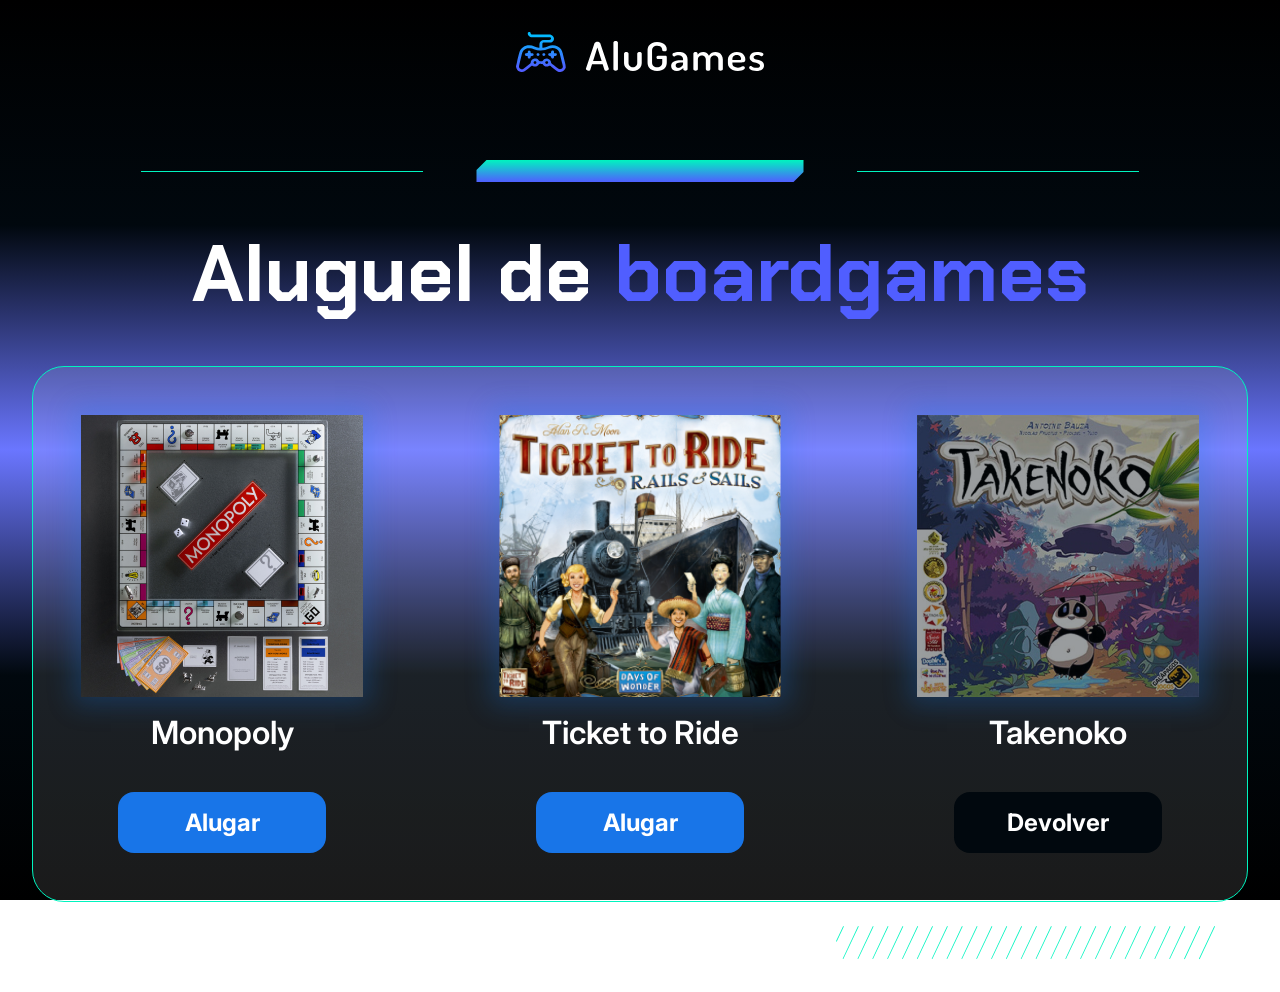
<file: alugames/index.html>
<!DOCTYPE html>
<html lang="en">

<head>
    <meta charset="UTF-8">
    <meta name="viewport" content="width=device-width, initial-scale=1.0">
    <title>AluGames</title>
    <link rel="stylesheet" href="css/main.css">
</head>

<body class="body">
    <main class="container main">
        <img src="img/logo.svg" alt="Logo AluGames">
        <section class="divisor">
            <div class="divisor__line"></div>
            <img src="img/fade_bar.svg" alt="Visual bar" class="divisor__bar">
            <div class="divisor__line"></div>
        </section>
        <h1 class="page-title">Aluguel de <span class="page-title__emphasis">boardgames</span></h1>
        <section class="dashboard">
            <ul class="dashboard__items">
                <li class="dashboard__items__item" id="game-1">
                    <div class="dashboard__item__img">
                        <img src="img/monopoly.png" alt="Capa jogo Monopoly">
                    </div>
                    <p class="dashboard__item__name">Monopoly</p>
                    <a onclick="alterarStatus(1)" href="#" class="dashboard__item__button">Alugar</a>
                </li>
                <li class="dashboard__items__item" id="game-2">
                    <div class="dashboard__item__img">
                        <img src="img/ticket_to_ride.png" alt="Capa jogo Ticket to Ride">
                    </div>
                    <p class="dashboard__item__name">Ticket to Ride</p>
                    <a onclick="alterarStatus(2)" href="#" class="dashboard__item__button">Alugar</a>
                </li>
                <li class="dashboard__items__item" id="game-3">
                    <div class="dashboard__item__img dashboard__item__img--rented">
                        <img src="img/takenoko.png" alt="Capa jogo Takenoko">
                    </div>
                    <p class="dashboard__item__name">Takenoko</p>
                    <a onclick="alterarStatus(3)" href="#" class="dashboard__item__button dashboard__item__button--return">Devolver</a>
                </li>
            </ul>
        </section>
        <img src="img/hachuras.svg" alt="Visual hachuras" class="hachuras">
    </main>

    <script src="js/app.js"></script>
</body>

</html>
</file>
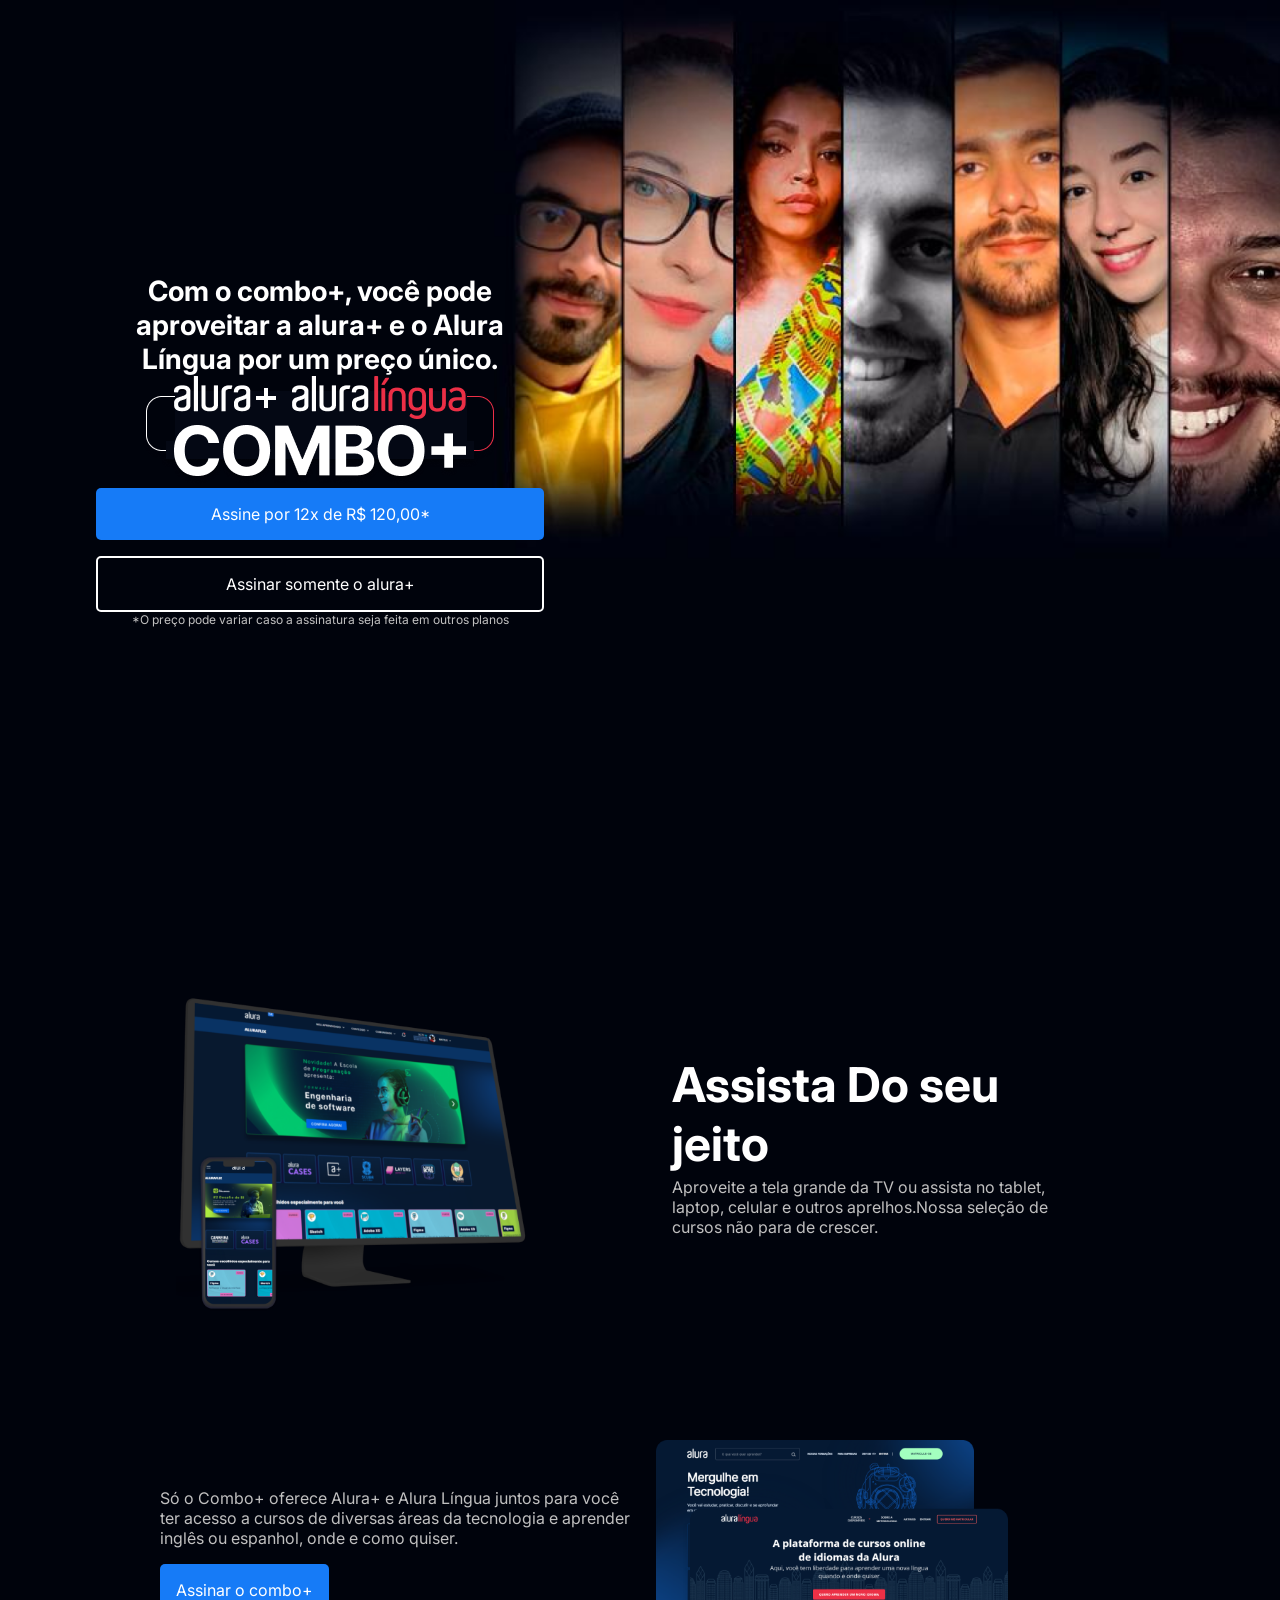
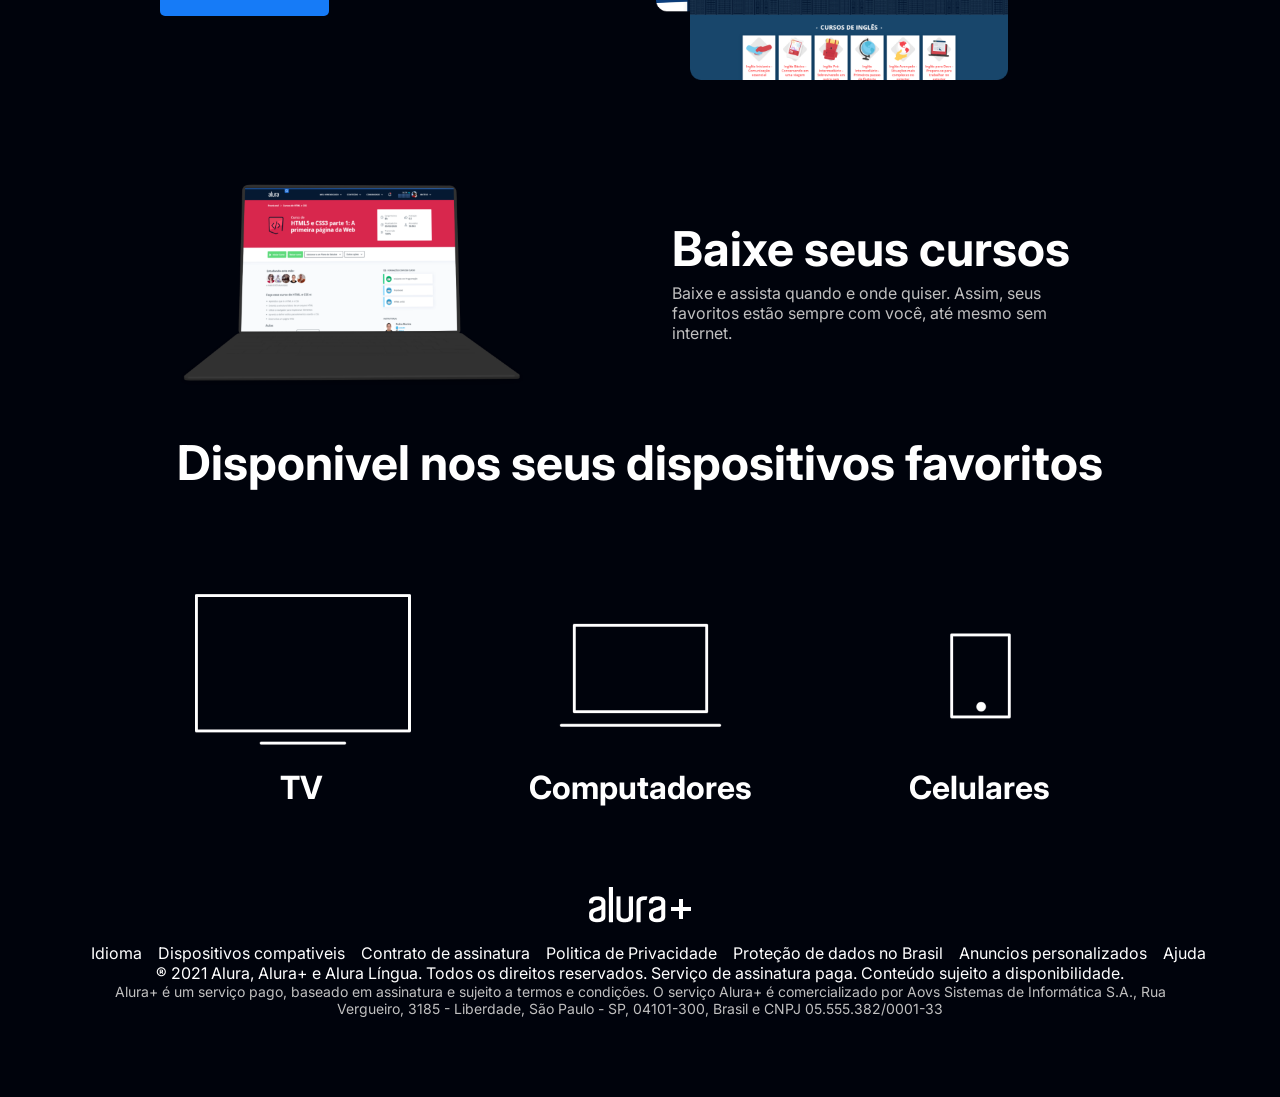
<file: alura PLUS+/index.html>
<!DOCTYPE html>
<html lang="pt-br">
<head>
    <meta charset="UTF-8">
    <meta name="viewport" content="width=device-width, initial-scale=1.0">
    <link rel="stylesheet" href="styles.css">
    <link rel="preconnect" href="https://fonts.googleapis.com">
    <link rel="preconnect" href="https://fonts.gstatic.com" crossorigin>
    <link href="https://fonts.googleapis.com/css2?family=Inter:wght@400;700&display=swap" rel="stylesheet">
    <title>Alura Plus</title>
</head>
<body>
    <section class="Container Principal">
        <div class="Container__caixa">
            <h1 class="Container__titulo">Com o combo+, você pode aproveitar a alura+ e o Alura Língua por um preço único.</h1>
            <img src="img/Combo.png" alt="O combo+ é a junção do alura+ e o Alura lingua" class="Comtainer__imagem">
            <a href="https://www.alura.com.br" class="Container__botao">Assine por 12x de R$ 120,00*</a>
            <a href="https://www.alura.com.br" class="Container__botao__secundario">Assinar somente o alura+</a>
            <p class="Container__aviso">*O preço pode variar caso a assinatura seja feita em outros planos</p>
        </div>
    </section>

    <section class="Container secundario">
        <img src="img/Plataformas.png" alt="Um monitor e um celular com o alura plus aberto" class="secundario__imagem">
        <div class="Container__descricao">
            <h2 class="descricao__titulo">Assista Do seu jeito</h2>
            <p class="descricao__texto">Aproveite a tela grande da TV ou assista no tablet, laptop, celular e outros
                 aprelhos.Nossa seleção de cursos não para de crescer.</p>
        </div>
    </section>

    <section class="Container secundario">
        <div class="Comtainer__descricao">
            <p class="descricao__texto">Só o Combo+ oferece Alura+ e Alura Língua juntos para você ter acesso a cursos de diversas áreas da tecnologia e aprender inglês ou espanhol, onde e como quiser.</p>
            <a href="www.alura.com.br" class="Container__botao secundario__botao">Assinar o combo+</a>
        </div>
        <img src="img/Telas.png" alt="Tela do alura plus e do alura lingua" class="secundario__imagem">
    </section>
<section class="Container secundario">
    <img src="img/Notebook.png" alt="Notebook com a página do curso HTML5 e CSS3 da alura aberto" class="secundario__imagem">
    <div class="Container__descricao">
        <h2 class="descricao__titulo">Baixe seus cursos</h2>
        <p class="descricao__texto">Baixe e assista quando e onde quiser. Assim, seus favoritos estão sempre com você, até mesmo sem internet.</p>
    </div>
</section>
     <section class="Dispositivos">
        <h2 class="Dispositivos__titulo">Disponivel nos seus dispositivos favoritos</h2>
        <ul class="Dispositivos__lista">
            <li>
                <img src="img/tv.png" alt="Icone de Televisao">
                <h3 class="lista__item">TV</h3>
            </li>
            <li>
                <img src="img/computador.png" alt="icone de computador">
                <h3 class="lista__item">Computadores</h3>
            </li>
            <li>
                <img src="img/celular.png" alt="icone de celular">
                <h3 class="lista__item">Celulares</h3>
            </li>
        </ul>
     </section>

     <footer class="rodape">
        <img src="img/Logo.png" alt="Alura+" class="rodape__logo">
        <ul class="rodape__lista">
            <li class="lista__link">
                <a href="#">Idioma</a>
            </li>
            <li class="lista__link">
                <a href="#">Dispositivos compativeis</a>
            </li>
            <li class="lista__link">
                 <a href="#">Contrato de assinatura</a>
            </li>
            <li class="lista__link">
                 <a href="#">Politica de Privacidade</a>
            </li>
            <li class="lista__link">
                <a href="#">Proteção de dados no Brasil</a>
            </li>
            <li class="lista__link">
                <a href="#">Anuncios personalizados</a>
            </li>
            <li class="lista__link">
                <a href="#">Ajuda</a>
            </li>
        </ul>
        <p class="rodae__texto">® 2021 Alura, Alura+ e Alura Língua. Todos os direitos reservados. Serviço de
            assinatura paga. Conteúdo sujeito a disponibilidade.</p>
        <P class="rodape__texto">Alura+ é um serviço pago, baseado em assinatura e sujeito a termos e condições. O
            serviço Alura+ é comercializado por Aovs Sistemas de Informática S.A., Rua Vergueiro, 3185 - Liberdade, São
            Paulo - SP, 04101-300, Brasil e CNPJ 05.555.382/0001-33</p>
     </footer> 


</body>
</html>
</file>
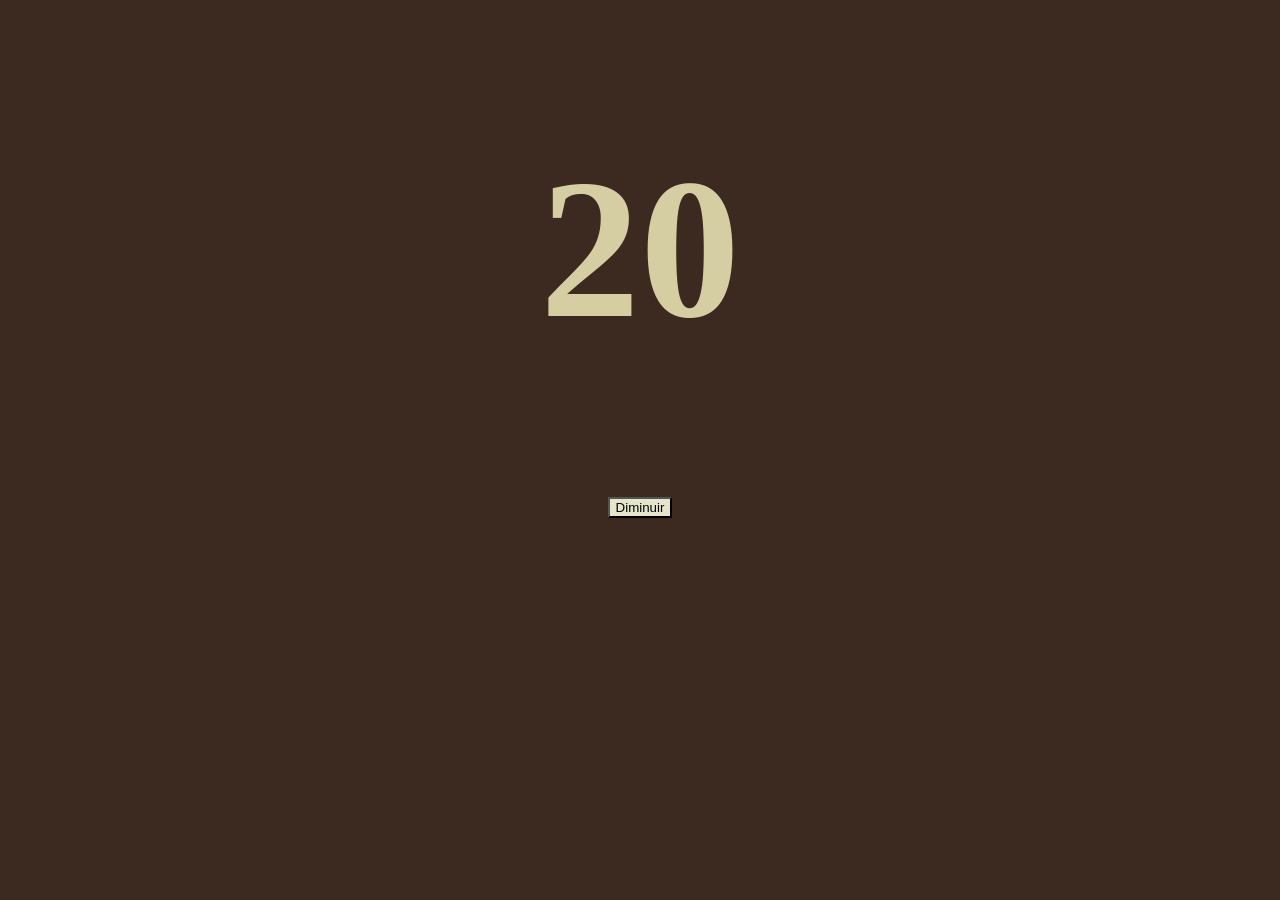
<file: Botao 20a0/index.html>
<!DOCTYPE html>
<html lang="pt-br">
<head>
    <meta charset="UTF-8">
    <meta name="viewport" content="width=device-width, initial-scale=1.0">
    <title>Botão de 20 a 0</title>
    <link rel="stylesheet" href="style.css">
</head>
<body>

    <h1 id="contador">20</h1>

    <button id="meubotao"> Diminuir </button>

    <script src="botao.js"></script>
    
</body>
</html>
</file>
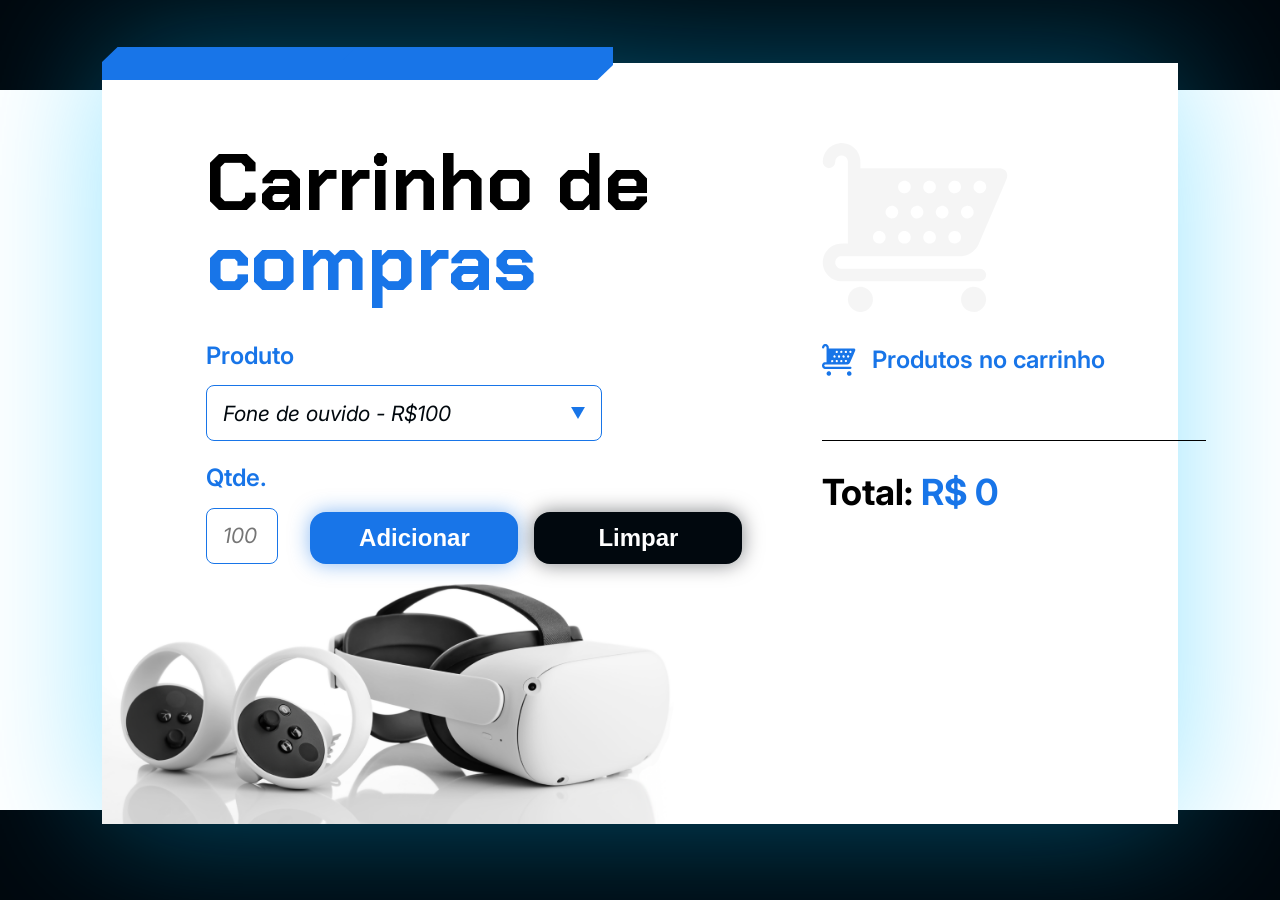
<file: carrinho-compras/index.html>
<!DOCTYPE html>
<html lang="en">

<head>
  <meta charset="UTF-8">
  <meta name="viewport" content="width=device-width, initial-scale=1.0">

  <link rel="preconnect" href="https://fonts.googleapis.com">
  <link rel="preconnect" href="https://fonts.gstatic.com" crossorigin>
  <link href="https://fonts.googleapis.com/css2?family=Chakra+Petch:wght@700&family=Inter:wght@400;600;700&display=swap"
    rel="stylesheet">
  <link rel="stylesheet" href="style.css">

  <title>Carrinho de compras</title>
</head>

<body>
  <main class="conteudo-principal">
    <div class="grafismo-azul"></div>
    <section class="adicionar-produto">
      <h1 class="titulo">
        Carrinho de <span class="texto-azul">compras</span>
      </h1>

      <form class="formulario">
        <label class="campo-grupo">
          <span class="texto-medio-azul">Produto</span>
          <select class="produto-input" name="produto" id="produto">
            <option value="Fone de ouvido - R$100">Fone de ouvido - R$100</option>
            <option value="Celular - R$1400">Celular - R$1400</option>
            <option value="Oculus VR - R$5000">Oculus VR - R$5000</option>
          </select>
          </div>
        </label>

        <section class="parte-inferior">
          <label class="campo-grupo">
            <span class="texto-medio-azul">Qtde.</span>
            <input class="quantidade-input" id="quantidade" type="number" placeholder="100">
          </label>

          <section class="botoes-wrapper">
            <button onclick="adicionar()" type="button" class="botao-form botao-adicionar">Adicionar</button>
            <button onclick="limpar()" type="button" class="botao-form botao-limpar">Limpar</button>
          </section>
        </section>
      </form>
    </section>
    <section class="carrinho">
      <img src="./assets/carrinho-cinza.svg" alt="Imagem de um carrinho de compras cinza">

      <div class="titulo-wrapper">
        <img src="./assets/icone-carrinho.svg" alt="ícone de carrinho">

        <h2 class="carrinho__titulo">Produtos no carrinho</h2>
      </div>

      <section class="carrinho__produtos" id="lista-produtos">
        <section class="carrinho__produtos__produto">
          <span class="texto-azul">1x</span> Celular <span class="texto-azul">R$1400</span>
        </section>
      </section>

      <div class="divisoria"></div>

      <p class="carrinho__total">
        Total: <span class="texto-azul" id="valor-total">R$1400</span>
      </p>
    </section>
  </main>

  <script src="js/app.js"></script>
</body>

</html>
</file>
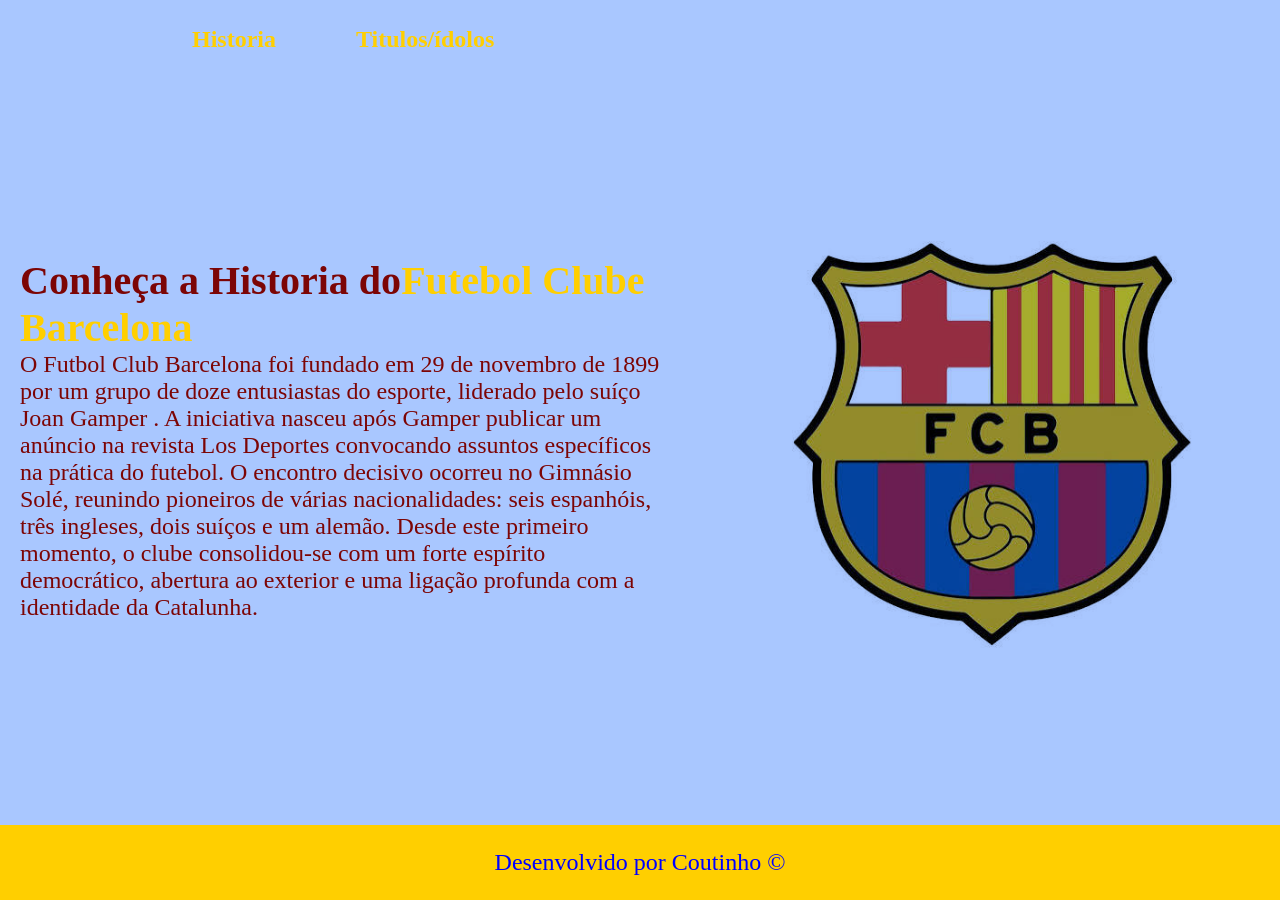
<file: desafio html barcelona/index.html>
<!DOCTYPE html>
<html lang="pt-br">
<head>
    <meta charset="UTF-8">
    <meta name="viewport" content="width=device-width, initial-scale=1.0">
    <link rel="shortcut icon" href="icon/barcelona.png" type="image/x-icon">
    <link rel="stylesheet" href="css/style.css">
    <title>Historia Barcelona FC</title>
</head>
<body>
    <header class="cabecalho">
        <nav class="cabecalho__menu">
            <a class="cabecalho__menu__link" href="index.html">Historia</a>
            <a class="cabecalho__menu__link" href="titulos.html">Titulos/ídolos</a>
        </nav>
    </header>
    <main class="apresentacao">
        <section class="apresentacao__conteudo">
        <h1 class="apresentacao__conteudo__titulo">Conheça a Historia do<strong class="titulo-destaque">Futebol Clube Barcelona</strong> </h1>
        <p class="apresentacao__conteudo__texto">O Futbol Club Barcelona foi fundado em 29 de novembro de 1899 por um grupo de doze entusiastas do esporte, liderado pelo suíço Joan Gamper . A iniciativa nasceu após Gamper publicar um anúncio na revista Los Deportes convocando assuntos específicos na prática do futebol. O encontro decisivo ocorreu no Gimnásio Solé, reunindo pioneiros de várias nacionalidades: seis espanhóis, três ingleses, dois suíços e um alemão. Desde este primeiro momento, o clube consolidou-se com um forte espírito democrático, abertura ao exterior e uma ligação profunda com a identidade da Catalunha.</p>
    
        </section>
       
         <img class="apresentacao__imagem" src="img/images.jpg" alt="Escudo FC Barcelona">
    </main>
        <footer class="rodape">
          <p>Desenvolvido por Coutinho &copy;</p>
      </footer>
</body>
</html>
</file>
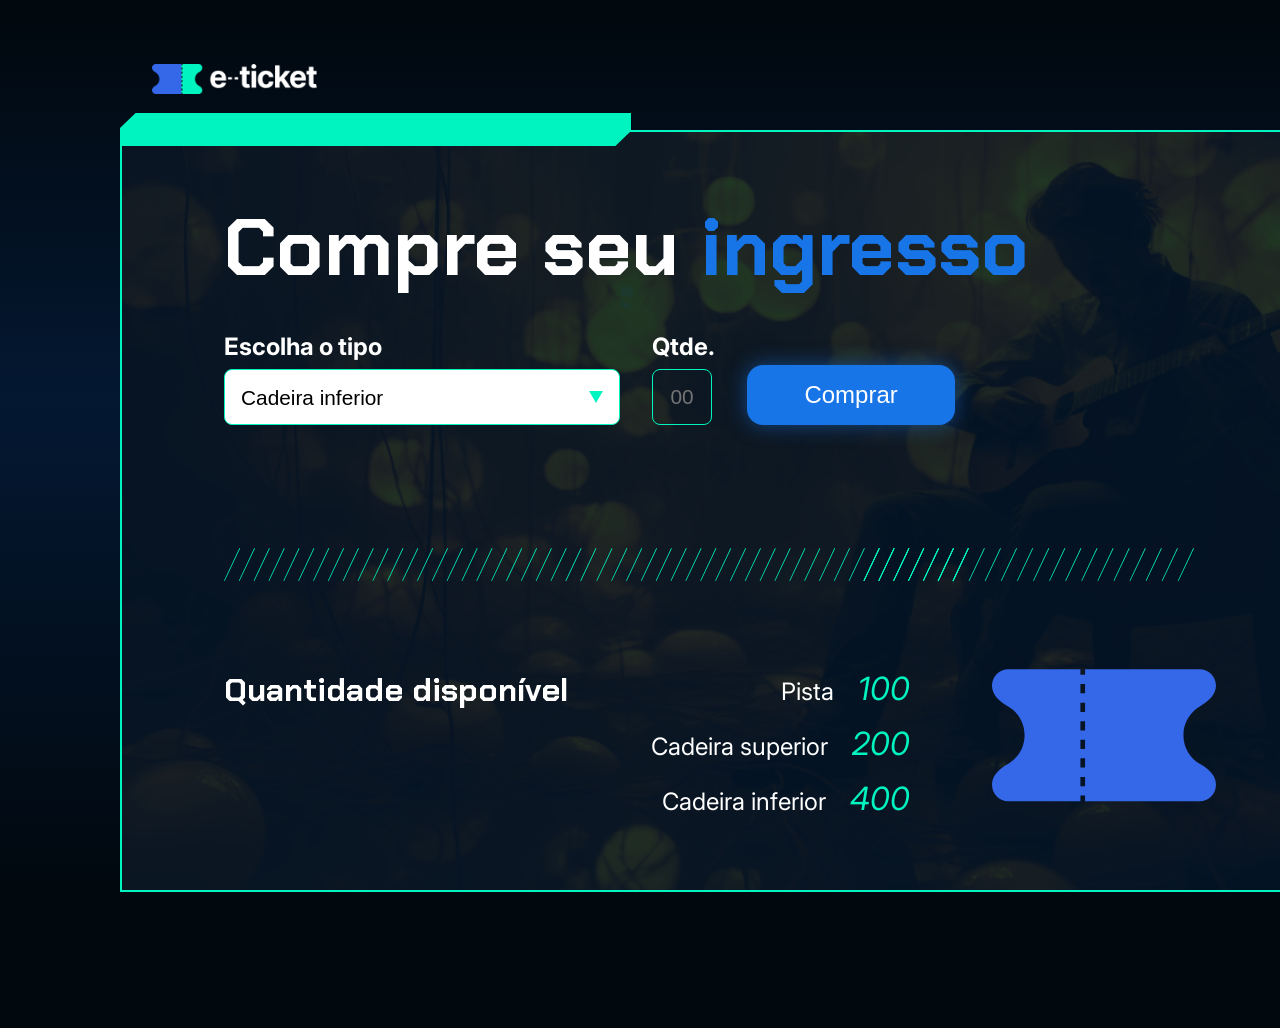
<file: ingresso/index.html>
<!DOCTYPE html>
<html lang="pt-BR">

<head>
    <meta charset="UTF-8">
    <meta name="viewport" content="width=device-width, initial-scale=1.0">
    <link rel="preconnect" href="https://fonts.googleapis.com">
    <link rel="preconnect" href="https://fonts.gstatic.com" crossorigin>
    <link href="https://fonts.googleapis.com/css2?family=Chakra+Petch:wght@700&family=Inter:wght@400;700&display=swap" rel="stylesheet">
    <link rel="stylesheet" href="./styles/_reset.css">
    <link rel="stylesheet" href="./styles/style.css">
    <title>e-Ticket</title>
</head>

<body>
    <header>
        <img class="logo" src="./assets/PNG/Logo e-tricket.png" alt="Logo">
    </header>
    <main class="container">

        <div class="grafismo"></div>
        <h1>Compre seu <span>ingresso</span></h1>
        <form action="">
            <label class="input-group">
                Escolha o tipo
                <select name="tipo-ingresso" id="tipo-ingresso">
                    <option value="inferior">Cadeira inferior</option>
                    <option value="superior">Cadeira superior</option>
                    <option value="pista">Pista</option>
                </select>
            </label>
            <label class="input-group">Qtde.
                <input type="number" id="qtd" placeholder="00" min="1" max="10">
            </label>
            <button onclick="comprar()" type="button">Comprar</button>
        </form>
        <img class="hachuras" src="./assets/SVG/Hachuras.svg" alt="">
        <section>
            <h2>Quantidade disponível</h2>

            <ul class="lista">
                <li>Pista<span id="qtd-pista">100</span></li>
                <li>Cadeira superior<span id="qtd-superior">200</span></li>
                <li>Cadeira inferior<span id="qtd-inferior">400</span></li>
                
            </ul>
            <img src="./assets/Ingresso.svg" alt="">
        </section>
    </main>

    <script src="js/app.js"></script>
</body>

</html>
</file>
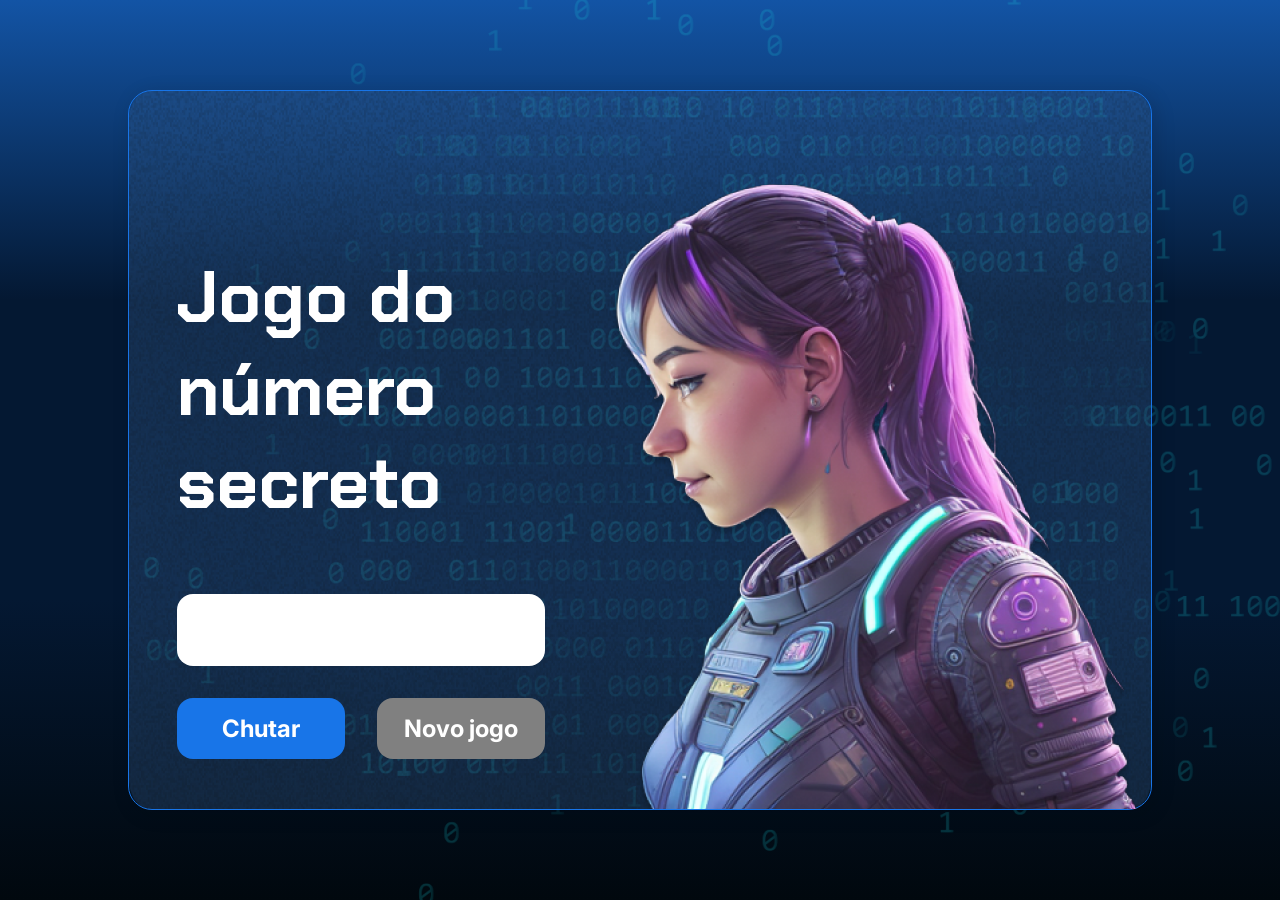
<file: js-curso-2-aula1/index.html>
<!DOCTYPE html>
<html lang="pt-br">

<head>
    <meta charset="UTF-8">
    <meta name="viewport" content="width=device-width, initial-scale=1.0">
    <script src="https://code.responsivevoice.org/responsivevoice.js"></script>
    <link rel="preconnect" href="https://fonts.googleapis.com">
    <link rel="preconnect" href="https://fonts.gstatic.com" crossorigin>
    <link href="https://fonts.googleapis.com/css2?family=Chakra+Petch:wght@700&family=Inter:wght@400;700&display=swap"
        rel="stylesheet">
    <link rel="stylesheet" href="style.css">
    <title>JS Game</title>
</head>

<body>

    <div class="container">
        <div class="container__conteudo">
            <div class="container__informacoes">
                <div class="container__texto">
                    <h1></h1>
                    <p class="texto__paragrafo"></p>
                </div>
                <input type="number" min="1" max="10" class="container__input">
                <div class="chute container__botoes">
                    <button onclick="verificarChute()" class="container__botao">Chutar</button>
                    <button onclick="reiniciarJogo()" id="reiniciar" class="container__botao" disabled>Novo jogo</button>
                </div>
            </div>
            <img src="./img/ia.png" alt="Uma pessoa olhando para a esquerda" class="container__imagem-pessoa" />
        </div>
    </div>




    <script src="app.js" defer></script>
</body>

</html>
</file>
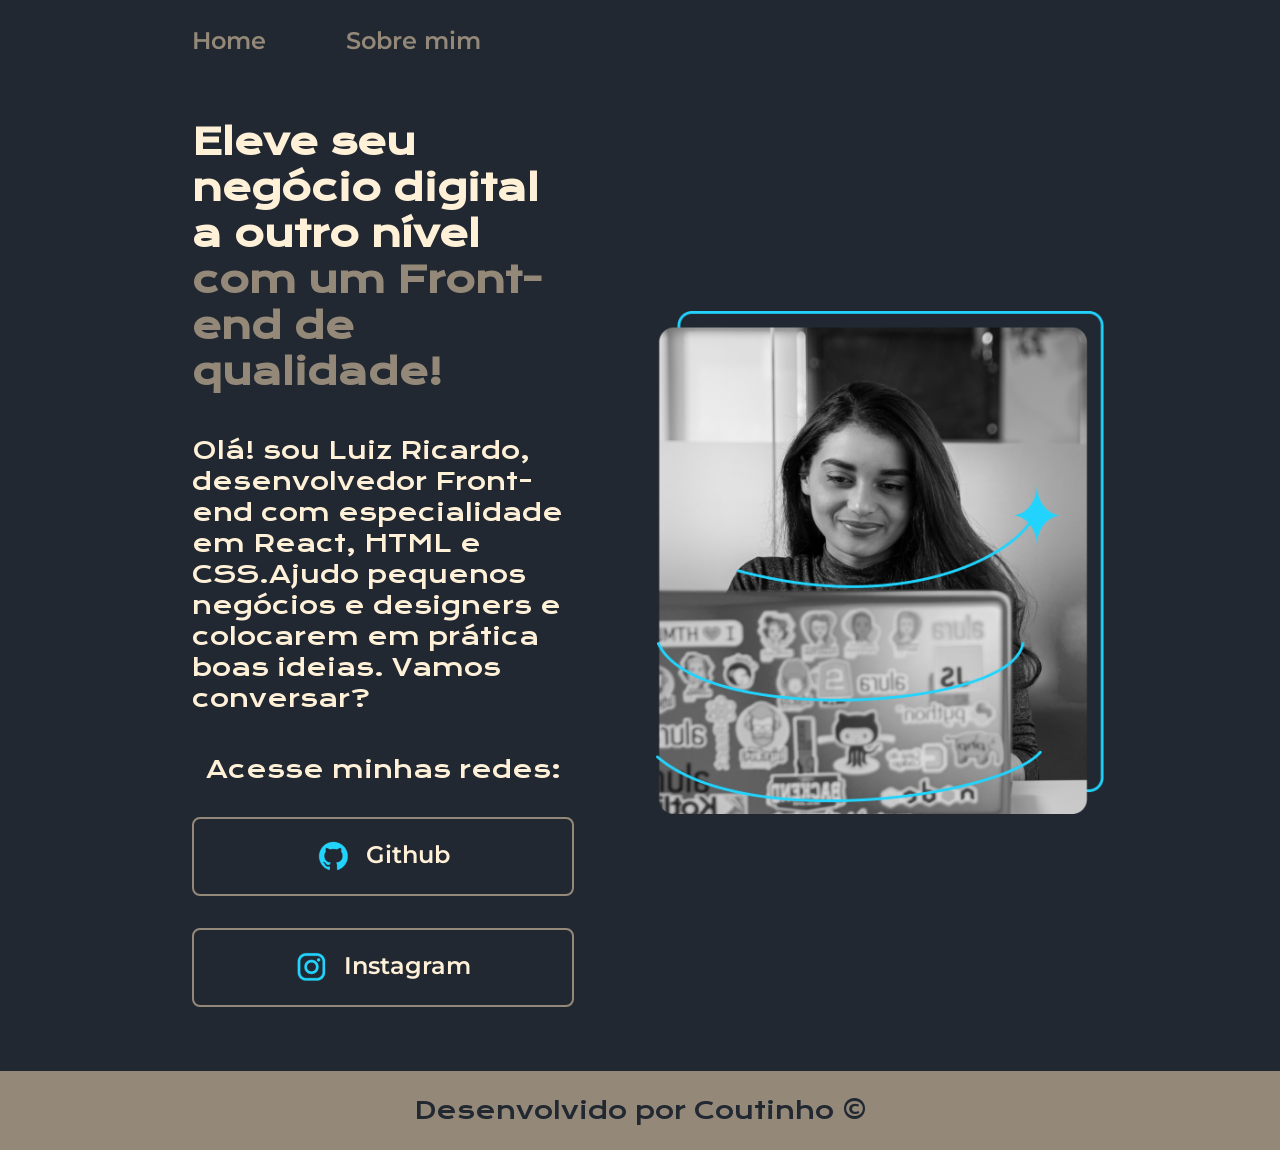
<file: Portifolio/index.html>
<!DOCTYPE html>
<html lang="pt-br">
<head>
    <meta charset="UTF-8">
    <meta name="viewport" content="width=device-width, initial-scale=1.0">
    <title>Portifolio</title>
    <link rel="stylesheet" href="CSS/style.css">
</head>
<body>
      <header class="cabecalho">
        <nav class="cabecalho__menu">
           <a class="cabecalho__menu__link" href="index.html">Home</a>
           <a class="cabecalho__menu__link" href="about.html">Sobre mim</a>
        </nav>
      </header>
      <main class="apresentacao">
        <section class="apresentacao__conteudo">
        <h1 class="apresentacao__conteudo__titulo">Eleve seu negócio digital a outro nível <strong class="titulo-destaque">com um Front-end de qualidade!</strong> </h1>
        <p class="apresentacao__conteudo__texto">Olá! sou Luiz Ricardo, desenvolvedor Front-end com especialidade em React, HTML e CSS.Ajudo pequenos negócios e designers e colocarem em prática boas ideias. Vamos conversar?</p>
        <div class="apresentacao__links">
          <h2 class="apresentacao__links__subtitulo">Acesse minhas redes:</h2>
          <a class="apresentacao__links__navegacao"href="https://github.com/coutinho8zx">
          <img src="img/github.png" alt="logo Github">
            Github
          </a>
          <a class="apresentacao__links__navegacao" href="https://instagram.com/coutinho_8zx">
            <img src="img/instagram.png" alt="Logo Instagram">
            Instagram
          </a>
        </div>
        </section>
        <img class="apresentacao__imagem" src="img/Imagem.png" alt="foto de alguem no cumputador">
      </main>
      <footer class="rodape">
          <p>Desenvolvido por Coutinho &copy;</p>
      </footer>
</body>
</html>
</file>
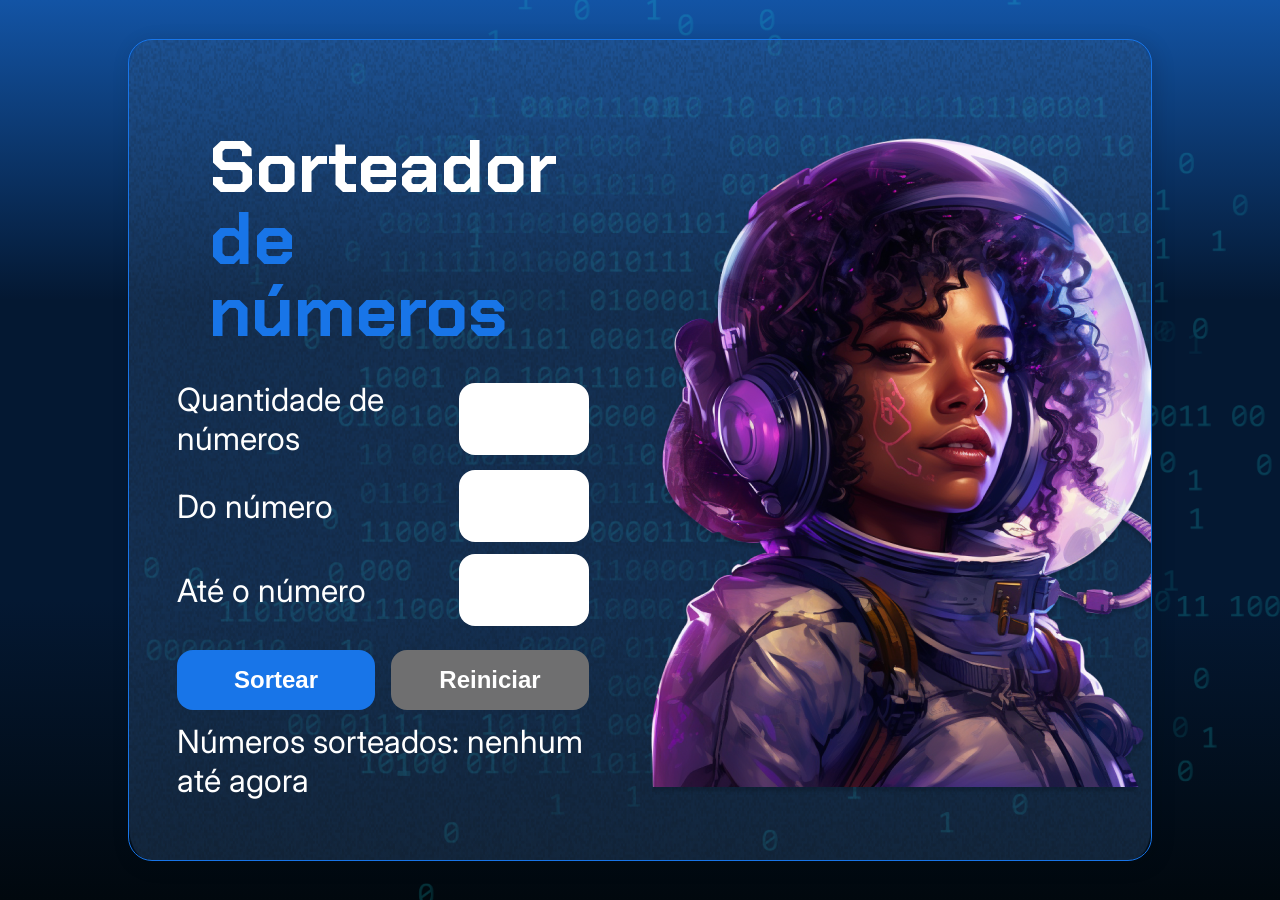
<file: sorteador-numeros/index.html>
<!DOCTYPE html>
<html lang="pt-br">

<head>
    <meta charset="UTF-8">
    <meta name="viewport" content="width=device-width, initial-scale=1.0">
    <link rel="preconnect" href="https://fonts.googleapis.com">
    <link rel="preconnect" href="https://fonts.gstatic.com" crossorigin>
    <link href="https://fonts.googleapis.com/css2?family=Chakra+Petch:wght@700&family=Inter:wght@400;700&display=swap" rel="stylesheet">
    <link rel="stylesheet" href="style.css">
    <title>Sorteador de números</title>
</head>

<body>
    <div class="container">
        <div class="container__conteudo">
            <div class="container__informacoes">
                <div class="container__texto">
                    <h1>Sorteador<span class="container__texto-azul"> de números</span></h1>

                    <div class="container__campo">
                        <label class="texto__paragrafo">Quantidade de números</label>
                        <input class="container__input" id="quantidade" type="number" min="1">
                    </div>
                    
                    <div class="container__campo">
                        <label class="texto__paragrafo">Do número</label>
                        <input class="container__input" id="de" type="number" min="1">
                    </div>
                    
                    <div class="container__campo">
                        <label class="texto__paragrafo">Até o número</label>
                        <input class="container__input" id="ate" type="number" min="1">
                    </div>
                </div>
                
                <div class="chute container__botoes">
                    <button onclick="sortear()" id="btn-sortear" class="container__botao">Sortear</button>
                    <button onclick="reiniciar()" id="btn-reiniciar" class="container__botao-desabilitado" >Reiniciar</button>
                </div>

                <div class="container__texto" id="resultado">
                    <label class="texto__paragrafo">Números sorteados:  nenhum até agora</label>
                </div>
            </div>

            <img src="./img/ia.png" alt="Uma pessoa com capacete de astronauta" class="container__imagem-pessoa" />
        </div>
    </div>

    <script src="app.js" defer></script>
</body>

</html>
</file>
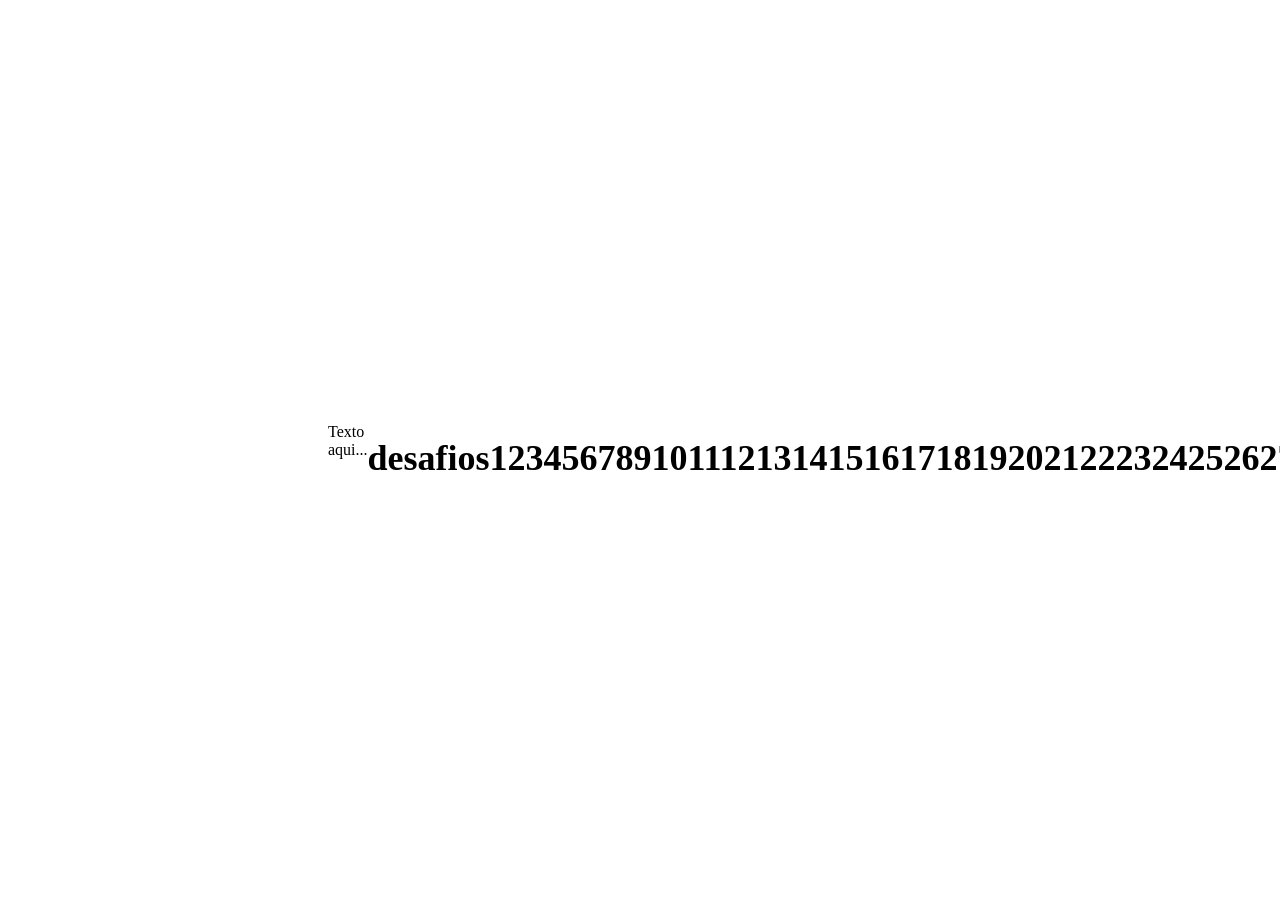
<file: todos os Desafios/desafios,css,html/index.html>
<!DOCTYPE html>
<html lang="pt-br">
<head>
    <meta charset="UTF-8">
    <meta name="viewport" content="width=device-width, initial-scale=1.0">
    <title>Document</title>
    <link rel="stylesheet" href="style.css">
</head>
<body>
    <section class="apresentacao__conteudo">
       <main class="container">
        <p class="texto">Texto aqui...</p>
        <img class="imagem">

        <h1 class="apresentacao__conteudo__titulo">desafios123456789101112131415161718192021222324252627282930312</h1>
        <p class="apresentacao__conteudo__texto">Texto</p>
       </main>
   </section>
</body>
</html>
</file>
<file: alugames/css/main.css>
@import url(_reset.css);
@import url('https://fonts.googleapis.com/css2?family=Chakra+Petch:wght@700&family=Inter:wght@600;700&display=swap');

.body {
    color: #FFFFFF;

    min-height: 100vh;

    background: rgb(0, 0, 0);
    background: linear-gradient(to bottom, rgba(0, 0, 0, 1) 0%, rgba(1, 8, 14, 1) 25%, rgba(80, 94, 255, 0.85) 50%, rgba(1, 8, 14, 1) 75%, rgba(0, 0, 0, 1) 100%);
    background-repeat: no-repeat;
    background-attachment: fixed;

    display: flex;
    flex-direction: column;
    justify-content: center;

    padding: 2rem;
}

@media screen and (min-width: 1440px) {
    .body {
        padding: 2rem calc((100vw - 1086px)/2);
    }
}

.main {
    display: flex;
    flex-direction: column;
    align-items: center;
}

.divisor {
    display: flex;
    gap: 53px;
    align-items: center;

    margin: 88px 0px 40px;
}

.divisor__line {
    height: 1px;
    width: 282px;
    background-color: #00F4BF;
}

.page-title {
    font-family: 'Chakra Petch', sans-serif;
    font-weight: 700;
    font-size: 5rem;

    margin-bottom: 2.5rem;
}

.page-title__emphasis {
    color: #505EFF;
}

.dashboard {
    background-color: rgba(255, 255, 255, 0.1);

    border-radius: 2rem;
    border-width: 1px;
    border-style: solid;
    border-color: #00F4BF;

    padding: 3rem;
    width: 100%;
}

.dashboard__items {
    display: flex;
    justify-content: space-between;
}

.dashboard__items__item {
    display: flex;
    flex-direction: column;
    align-items: center;
    justify-content: flex-start;

    font-family: 'Inter', sans-serif;
}

.dashboard__item__img {
    box-shadow: 0px 0px 24px 8px rgba(24, 118, 232, 0.25);

    margin-bottom: 1rem;
}

.dashboard__item__img--rented {
    position: relative;
}

.dashboard__item__img--rented::after {
    content: "";
    display: block;
    width: 100%;
    height: 100%;

    position: absolute;
    top: 0;
    
    background-color: rgba(1, 8, 14, 0.4);
}

.dashboard__item__name {
    font-weight: 600;
    font-size: 2rem;

    margin-bottom: 2.5rem;
}

.dashboard__item__button {
    display: flex;
    justify-content: center;

    font-weight: 700;
    font-size: 1.5rem;

    padding: 1rem 1.5rem;
    min-width: 13rem;

    border-radius: 1rem;

    background-color: #1875E8;
}

.dashboard__item__button--return {
    background-color: #01080E;
}

.hachuras {
    margin-top: 1.5rem;
    margin-right: 33px;
    align-self: flex-end;
}
</file>
<file: alura PLUS+/styles.css>
:root{
    --branco-principal: #ffffff;
    --cinza-secundario: #c0c0c0;
    --azul-botao: #167bf7;
    --cor-fundo: #00030c;
    --botao-azul-efeito:#3c92fa;

    --fonte--principal: "inter";
}

body{
    background-color: var(--cor-fundo);
    color: var(--branco-principal);
    font-family: var(--fonte--principal);
    font-size: 16px;
    font-weight: 400;
}

*{
    margin: 0;
    padding: 0;
    box-sizing: border-box;
}

.Principal{
    background-image: url("img/Background.png");
    height: 100vh;
    background-repeat: no-repeat;
    background-size: contain;
    display: grid;
    grid-template-columns: 50% 50%;
    align-items: center;
    text-align: center;
}

.Container{
    background-size: contain;
    display: grid;
    grid-template-columns: 50% 50%;
}

.Container__botao{
    background-color: var(--azul-botao);
    border-radius: 5px;
    padding: 1em;
    color: var(--branco-principal);
    display: block;
    text-decoration: none;
    margin-bottom: 1em;
}

.Container__botao__secundario {
    background-color: transparent;
    border: 2px solid var(--branco-principal);
    color: var(--branco-principal);
    text-decoration: none;
    display: grid;
    border-radius: 5px;
    padding: 1em;
}

.Container__aviso{
    font-size: 12px;
    color: var(--cinza-secundario);
}

.Container__titulo{
    font-size: 28px;
    font-weight: 700;
}

.Container__imagem{
    margin: 1em 0 2em 0;
}

.Container__caixa{
    margin: 0 6em;
}

.secundario__imagem{
    width: 80%;
    padding: 1em;
    margin: 2em 0 2em 0;
}

.secundario{
    align-items: center;
    margin: 0 10em;
}

.descricao__titulo{
    font-weight: 700;
    font-size: 48px;
    color:var(--branco-principal);
    margin-bottom: 0.1em;
}

.descricao__texto{
    color: var(--cinza-secundario);
}

.secundario__botao{
    display: inline-block;
    margin-top: 1em;
}

.Container__descricao{
    padding: 2em;
}

.Dispositivos__lista{
    display: flex;
    justify-content: center;
    list-style-type: none;
    margin:  5em 0;
}

.Dispositivos{
    text-align: center;
    align-items: center;
}

.Dispositivos__titulo{
    font-size: 48px;
}

.lista__item{
    font-size: 32px;
    color: var(--branco-principal);
}

.rodape__lista{
    display: flex;
    list-style-type: none;
    justify-content: center;
    margin-top: 1em;
}

.lista__link a{
    text-decoration: none;
    color: var(--branco-principal);
    margin-left: 1em;
}

.rodape__texto{
    margin: 0 4em;
    color: var(--cinza-secundario);
    font-size: 14px;
}

.rodape{
    text-align: center;
    margin:5em 3em;
}

.lista__link a:hover{
    color: var(--azul-botao);
}

.lista__link a:active {
    color: purple;
}

.Container__botao:hover{
    background-color: var(--botao-azul-efeito);
    color: var(--cor-fundo);
}

.Container__botao__secundario:hover{
    background-color: var(--botao-azul-efeito);
    color: var(--cor-fundo);
}
</file>
<file: Botao 20a0/style.css>
body {
    text-align: center;
    background-color: #3C2A21 ;
}

#contador {
    font-size: 200px;
    color: #D5CEA3;
}

#meubotao {
    background-color: #E5E5CB;
}
</file>
<file: carrinho-compras/style.css>
* {
  margin: 0;
  padding: 0;
  box-sizing: border-box;
}

body {
  min-height: 100vh;
  height: auto;
  background: linear-gradient(to bottom,
      #01080E 10%,
      #FFF 10%,
      #FFF 90%,
      #01080E 90%);
  padding: 7vh 8vw 5vh;
  font-family: 'Inter', sans-serif;
  font-size: 16px;
}

button {
  background: inherit;
  color: inherit;
  border: 0;
}

select {
  appearance: none;
}

input[type="number"]::-webkit-outer-spin-button,
input[type="number"]::-webkit-inner-spin-button {
    -webkit-appearance: none;
    margin: 0;
}

input[type="number"] {
    appearance: textfield;
}

.texto-medio-azul {
  color: var(--Light-Blue, #1875E8);
  font-size: 1.5rem;
  font-style: normal;
  font-weight: 600;
  line-height: 110%; /* 1.65rem */
}

.conteudo-principal {
  filter: drop-shadow(0px 0px 70px rgba(2, 189, 255, 0.40));
  min-height: 100%;
  padding: 5rem 6.5rem;
  
  display: grid;
  grid-template-columns: 1.375fr 1fr;
  column-gap: 5rem;

  background: white url('./assets/oculos.png') no-repeat bottom left;
  background-size: auto 40%;

  position: relative;
  background-position: left bottom -40px;
}

.grafismo-azul {
  position: absolute;
  width: 31.9375rem;
  height: 2.0625rem;
  background-image: url('./assets/grafismo-azul.svg');
  top: -1rem;
}

.titulo {
  font-family: 'Chakra Petch', sans-serif;
  font-size: 5rem;
  font-style: normal;
  font-weight: 700;
  line-height: 100%;
  margin-bottom: 2.5rem;
}

.texto-azul {
  color: #1875E8;
}

.formulario {
  display: flex;
  flex-direction: column;
  align-items: flex-start;
  gap: 1.5rem;
}

.formulario .campo-grupo {
  display: flex;
  flex-direction: column;
  align-items: flex-start;
  gap: 1rem;
}

.produto-input {
  width: 24.75rem;
  height: 3.5rem;
  padding: 1rem;
  border-radius: 0.5rem;
  border: 1px solid var(--Light-Blue, #1875E8);

  color: var(--Void, #01080E);
  font-family: Inter;
  font-size: 1.3125rem;
  font-style: italic;
  font-weight: 400;
  line-height: 110%;
  
  background: url('./assets/arrow-down.svg') no-repeat right 1rem top 50%;
}

.dropdown {
  width: 3.375rem;
  height: 3.5rem;
  padding: 1rem;
  justify-content: center;
  align-items: center;
  gap: 0.625rem;
  border-radius: 0rem 0.5rem 0.5rem 0rem;
  border: 1px solid var(--Light-Blue, #1875E8);
  cursor: pointer;
}

.formulario > .parte-inferior {
  display: flex;
  align-items: flex-end;
  gap: 2rem;
}

.quantidade-input {
  display: flex;
  height: 3.5rem;
  padding: 1rem;
  width: 4.5rem;
  border-radius: 0.5rem;
  border: 1px solid var(--Light-Blue, #1875E8);

  color: var(--Void, #01080E);
  font-family: Inter;
  font-size: 1.3125rem;
  font-style: italic;
  font-weight: 400;
  line-height: 110%;
}

.botoes-wrapper {
  display: flex;
  align-items: flex-end;
  gap: 1rem;
}

.botao-form {
  display: flex;
  flex-direction: column;
  justify-content: center;
  align-items: center;
  width: 13rem;
  height: 3.25rem;
  padding: 1rem 1.5rem;
  gap: 0.625rem;
  border-radius: 1rem;
  cursor: pointer;
}

.botao-adicionar {
  background: var(--Light-Blue, #1875E8);
  box-shadow: 0px 0px 20px 0px rgba(24, 117, 232, 0.50);

  color: var(--Branco, #FFF);
  font-size: 1.5rem;
  font-weight: 700;
  line-height: normal;
}

.botao-limpar {
  border-radius: 1rem;
  background: var(--Void, #01080E);
  box-shadow: 0px 0px 20px 0px rgba(1, 8, 14, 0.50);

  color: var(--Branco, #FFF);
  font-size: 1.5rem;
  font-weight: 700;
  line-height: normal;
}

.carrinho {
  display: flex;
  width: 24rem;
  flex-direction: column;
  align-items: flex-start;
  gap: 2rem;
}

.titulo-wrapper {
  display: flex;
  align-items: center;
  gap: 1rem;
}

.carrinho__titulo {
  color: var(--Light-Blue, #1875E8);
  font-family: Inter;
  font-size: 1.5rem;
  font-style: normal;
  font-weight: 600;
  line-height: 110%; /* 1.65rem */
}

.carrinho__produtos {
  display: flex;
  flex-direction: column;
  align-items: flex-start;
  gap: 1rem;
}

.carrinho__produtos__produto {
  font-size: 1.3125rem;
  font-style: italic;
  font-weight: 400;
  line-height: 110%; /* 1.44375rem */
}

.divisoria {
  width: 24rem;
  height: 0.0625rem;
  background: #000;
}

.carrinho__total {
  font-size: 2.25rem;
  font-weight: 700;
  line-height: 110%; /* 2.475rem */
}

.adicionar-produto {
  padding-bottom: 180px;
}
</file>
<file: desafio html barcelona/css/style.css>
:root{
    --cor-primaria: #a9c7ff;
    --cor-secundaria: #7c0505;
    --cor-terciaria: #FFCF00;
    --cor-hover: #F62440;
}

*{
    margin: 0;
    padding: 0;
}

Body{
   height: 100vh ;
   box-sizing: border-box;
   background-color: var(--cor-primaria); 
   color: var(--cor-secundaria);
   display: flex;
   flex-direction: column;
}

.cabecalho{
    padding: 2% 0% 0% 15%;
}

.cabecalho__menu{
    display: flex;
    gap: 80px;
}

.cabecalho__menu__link{
   font-size:1.5rem;
   font-weight: 600;
   color:var(--cor-terciaria);
   text-decoration: none;
}

.titulo-destaque{
   color: var(--cor-terciaria);
}

.apresentacao {
    flex: 1;
    display: flex;
    align-items: center;
    justify-content: space-between;
    gap: 40px;
    padding: 20px;
}

.apresentacao__conteudo {
    flex: 1;
}


.apresentacao__imagem {
    max-width: 555px;
    width: 100%;
    height: auto;
    mix-blend-mode: multiply;
}


.apresentacao__conteudo__titulo{
    font-size: 2.5rem;
}

.apresentacao__conteudo__texto{
    font-size: 1.5rem;
}

.apresentacao__links{
    display: flex; 
    flex-direction: column;
    justify-content: space-between;
    align-items: center;
    gap: 32px;
}
html, body {
    height: 100%;
    margin: 0;
}

body {
    display: flex;
    flex-direction: column;
}

.apresentacao {
    display: flex;
    align-items: center;
    justify-content: space-between;
    gap: 40px;
    padding: 20px;
}

.rodape {
    padding: 24px;
    color: blue;
    background-color: var(--cor-terciaria);
    text-align: center;
    font-size: 1.5rem;
    font-weight: 400;
}

.cabecalho__menu__link:hover{
    color: var(--cor-hover);
}
</file>
<file: ingresso/styles/style.css>
body {
    width: 1440px;
    height: 100vh;
    background: linear-gradient(180deg, rgba(1, 8, 14, 1) 1%, rgba(4, 24, 50, 1) 39%, rgba(1, 8, 14, 1) 88%);
    margin: 5% auto;
    color: #fff;
}

header {
    width: 1200px;
    margin: 2rem auto;
}

header .logo {
    width: 196.8px;
    padding-left: 2rem;
}

main.container {
    width: 1200px;
    height: auto;
    border: 2px solid #00F4BF;
    margin: 0 auto;
    padding: 4.5rem 6.38rem;
    background-image: url('../assets/PNG/Imagem\ com\ borda.png');
    background-size: cover;
    position: relative;
}

main.container .grafismo {
    background: url('../assets/SVG/Grafismo\ verde.svg');
    width: 31.9375rem;
    height: 2.0625rem;
    position: absolute;
    top: -19px;
    left: -2px;
}

main.container h1 {
    font-family: 'Chakra Petch', sans-serif;
    font-size: 5rem;
    line-height: 110%;
}

main.container h1 span {
    color: #1875E8;
}

form {
    display: flex;
    align-items: flex-end;
    gap: 2rem;
    margin: 2.5rem 0;
}

form .input-group {
    display: flex;
    flex-direction: column;
    align-items: flex-start;
    gap: .5rem;

    font-family: 'Inter', sans-serif;
    font-weight: 700;
    font-size: 1.5rem;
}

form .input-group select,
form .input-group input {
    background: none;
    color: white;
    border: 1px solid #00F4BF;
    border-radius: .5rem;
    height: 3.5rem;
    padding: .5rem 1rem;
    font-size: 1.3rem;
}

form .input-group select {
    width: 24.75rem;
    appearance: none;
    background: url('../assets/PNG/Arrow\ down.png') no-repeat right 1rem top 50%;
    color: black;
    background-color: white;
}

form .input-group input {
    width: 60px;
}

form .input-group input::placeholder {
    text-align: center;
}

form button {
    color: white;
    font-size: 1.5rem;
    border: none;
    background-color: #1875E8;
    padding: 1rem 1.5rem;
    border-radius: 1rem;
    width: 13rem;
    box-shadow: 0px 0px 20px 0px rgba(24, 117, 232, 0.50);
    cursor: pointer;
}

.hachuras {
    margin: 5.19rem 0;
}

.container section {
    display: flex;
    justify-content: space-between;
    align-items: flex-start;
    align-self: stretch;
}

.container section h2 {
    font-size: 2rem;
}

.container section ul {
    display: flex;
    flex-direction: column;
    align-items: flex-end;
    gap: 1rem;

    font-size: 1.5rem;
    font-family: 'Inter', sans-serif;
    font-weight: 400;
}

.container section ul li span {
    color: #00F4BF;
    font-style: italic;
    font-size: 2rem;
    padding-left: 1.5rem;
}
</file>
<file: js-curso-2-aula1/style.css>
* {
    box-sizing: border-box;
    margin: 0;
    padding: 0;
    color: white;
}

body {
    background: linear-gradient(#1354A5 0%, #041832 33.33%, #041832 66.67%, #01080E 100%);
    height: 100vh;
    display: flex;
    align-items: center;
    justify-content: center;
}


body::before {
    background-image: url("img/code.png");
    background-repeat: no-repeat;
    background-position: right;
    content: "";
    display: block;
    position: absolute;
    width: 100%;
    height: 100%;
    opacity: 0.4;
}

.container {
    width: 80%;
    height: 80%;
    display: flex;
    align-items: center;
    justify-content: space-between;
    border-radius: 24px;
    border: 1px solid #1875E8;
    box-shadow: 4px 4px 20px 0px rgba(1, 8, 14, 0.15);
    background-image: url("img/Ruido.png");
    background-size: 100% 100%;
    position: relative;
}


.container__conteudo {
    display: flex;
    align-items: center;
    position: absolute;
    bottom: 0;
}

.container__informacoes {
    flex: 1;
    padding: 3rem;
}

.container__botao {
    border-radius: 16px;
    background: #1875E8;
    padding: 16px 24px;
    width: 100%;
    font-size: 24px;
    font-weight: 700;
    border: none;
    margin-top: 2rem;
}

.container__texto {
    margin: 16px 0 16px 0;
}

.container__texto-azul {
    color: #1875E8;
}

.container__input {
    width: 100%;
    height: 72px;
    border-radius: 16px;
    background-color: #FFF;
    border: none;
    color: #1875E8;
    padding: 2rem;
    font-size: 24px;
    font-weight: 700;
    font-family: 'Inter', sans-serif;
}

.container__botoes {
    display: flex;
    gap: 2em;
}

h1 {
    font-family: 'Chakra Petch', sans-serif;
    font-size: 72px;
    padding-bottom: 3rem;
}

p,
button {
    font-family: 'Inter', sans-serif;
}

.texto__paragrafo {
    font-size: 32px;
    font-weight: 400;
}

button:disabled {
    background-color: gray;
}

@media screen and (max-width: 1250px) {

    h1 {
        font-size: 50px;
    }

    .container__botao {
        font-size: 16px;
    }


    .texto__paragrafo {
        font-size: 24px;
    }

    .container__imagem-pessoa {
        display: none;
    }

    .container__conteudo {
        display: block;
        position: inherit;
    }

    .container__informacoes {
        padding: 1rem
    }
}
</file>
<file: Portifolio/CSS/style.css>
@import url('https://fonts.googleapis.com/css2?family=Krona+One&family=Montserrat&display=swap');

:root{
    --cor-primaria: #222831;
    --cor-secundaria: #fff0d8;
    --cor-terciaria: #948979;
    --cor-hover: #393E46;

    --fonte-primaria: "krona one" , "sans-serif";
    --fonte-secundaria: "montserrat" , "sans-serif"; 
}

*{
    margin: 0;
    padding: 0;
}

Body{
   height: 100vh ;
   box-sizing: border-box;
   background-color: var(--cor-primaria); 
   color: var(--cor-secundaria);
}

.cabecalho{
    padding: 2% 0% 0% 15%;
}

.cabecalho__menu{
    display: flex;
    gap: 80px;
}

.cabecalho__menu__link{
   font-family: var(--fonte-secundaria);
   font-size:1.5rem;
   font-weight: 600;
   color:var(--cor-terciaria);
   text-decoration: none;
}


.titulo-destaque{
   color: var(--cor-terciaria);
}

.apresentacao {
    padding: 5% 15%;
    display: flex;
    align-items: center;
    justify-content: space-between;
    gap:82px;
}

.apresentacao__conteudo{
    width: 50%;
    display: flex;
    flex-direction: column;
    gap:40px;
}

.apresentacao__conteudo__titulo{
    font-size: 2.25rem;
    font-family: var(--fonte-primaria);
}

.apresentacao__conteudo__texto{
    font-size: 1.5rem;
    font-family: var(--fonte-primaria)
}

.apresentacao__links{
    display: flex; 
    flex-direction: column;
    justify-content: space-between;
    align-items: center;
    gap: 32px;
}

.apresentacao__links__subtitulo{
    font-family: var(--fonte-primaria);
    font-weight: 400;
    font-size: 1.5rem;
}

.apresentacao__links__navegacao{
    display: flex;
    justify-content: center;
    gap: 16px;
    border: 2px solid var(--cor-terciaria);
    width: 378px;
    text-align: center;
    border-radius: 8px;
    font-size: 1.5rem;
    font-weight: 600;
    padding: 21.5px 0 ;
    text-decoration: none;
    color: var(--cor-secundaria);
    font-family: var(--fonte-secundaria);
}

.apresentacao__links__navegacao:hover{
    background-color:var(--cor-hover);
}

.apresentacao__imagem{
    width: 50%;
}


.rodape{
    padding: 24px;
    color: var(--cor-primaria);
    background-color: var(--cor-terciaria);
    text-align: center;
    font-family: var(--fonte-primaria);
    font-size: 1.5rem;
    font-weight: 400;
}

@media (max-width: 1200px){
    .cabecalho{
        padding: 10%;
    }

    .cabecalho__menu{
        justify-content: center;
    }

    .apresentacao{
        flex-direction: column-reverse;
        padding: 5%;
    }

    .apresentacao__conteudo{
        width: auto;
    }
}
</file>
<file: sorteador-numeros/style.css>
* {
    box-sizing: border-box;
    margin: 0;
    padding: 0;
    color: white;
}

body {
    background: linear-gradient(#1354A5 0%, #041832 33.33%, #041832 66.67%, #01080E 100%);
    height: 100vh;
    display: flex;
    align-items: center;
    justify-content: center;
}

body::before {
    background-image: url("img/code.png");
    background-repeat: no-repeat;
    background-position: right;
    content: "";
    display: block;
    position: absolute;
    width: 100%;
    height: 100%;
    opacity: 0.4;
}

.container {
    width: 80%;
    min-height: 50vh;
    display: flex;
    align-items: center;
    justify-content: space-between;
    border-radius: 24px;
    border: 1px solid #1875E8;
    box-shadow: 4px 4px 20px 0px rgba(1, 8, 14, 0.15);
    background-image: url("img/Ruido.png");
    background-size: 100% 100%;
    position: relative;
    overflow: hidden;
}

.container__conteudo {
    display: flex;
    align-items: center;
    position: relative;
    width: 100%;
}

.container__informacoes {
    flex: 1;
    padding: 3rem;
}

.container__texto {
    margin: 12px 0;
    display: flex;
    flex-direction: column;
}

.container__texto-azul {
    color: #1875E8;
    display: block;

}

.container__campo {
    display: flex;
    align-items: center;
    justify-content: space-between;
    margin-bottom: 12px;
}

.container__input {
    width: 130px;
    height: 72px;
    border-radius: 16px;
    background-color: #FFF;
    border: none;
    color: #1875E8;
    padding: 2rem;
    font-size: 24px;
    font-weight: 700;
    font-family: 'Inter', sans-serif;
}

.container__botoes {
    display: flex;
    flex-direction: row;
    gap: 1em;
}

.container__botao {
    border-radius: 16px;
    background: #1875E8;
    padding: 16px 24px;
    font-size: 24px;
    width: 100%;
    font-weight: 700;
    border: none;
    cursor: pointer;
}

.container__botao-desabilitado {
    border-radius: 16px;
    background: #6f6f70;
    padding: 16px 24px;
    font-size: 24px;
    width: 100%;
    font-weight: 700;
    border: none;
    cursor: not-allowed;
}

h1 {
    font-family: 'Chakra Petch', sans-serif;
    font-size: 72px;
    font-style: normal;
    font-weight: 700;
    line-height: 100%;
    padding: 2rem;
}

.texto__paragrafo {
    color: #FFF;
    font-family: 'Inter';
    font-size: 32px;
    font-style: normal;
    font-weight: 400;
    line-height: normal;
}

.container__imagem-pessoa {
    max-width: 100%;
    height: auto;
    margin-top: 2rem;
}

button:disabled {
    background-color: gray;
}

@media screen and (max-width: 1250px) {
    .container__imagem-pessoa {
        display: none;
    }

    h1 {
        font-size: 50px;
    }
}
</file>
<file: todos os Desafios/desafios,css,html/style.css>
.container {
  display: flex;
  justify-content: space-between;
}

body {
    display: flex;
    justify-content: center;
    align-items: center;
    height: 100vh;
    width: 100%;
}

  .apresentacao {
      display: flex;
      align-items: center;
      justify-content: space-between;
      margin: 10%;
  }

  
  .apresentacao__conteudo {
    width: 615px;
}

.apresentacao__conteudo__titulo {
    font-size: 36px;
}

.apresentacao__conteudo__texto {
    font-size: 24px;
}


.apresentacao__links a {
    padding: 10px 20px;
    font-size: 16px;
    margin: 5px;
}

.apresentacao__links a {
    font-size: 18px;
    background-color: #007bff;
    color: white;
    border-radius: 5px;
}


.apresentacao__links__link {
    background-color: #22D4FD;
    width: 280px;
    text-align: center;
    border-radius: 16px;
    font-size: 24px;
}


.apresentacao__links__link {
    padding: 21.5px 0;
}


@import url('https://fonts.googleapis.com/css2?family=Montserrat:wght@600&display=swap');

.apresentacao__links__link {
    font-family: 'Montserrat', sans-serif;
    font-weight: 600;
    color: #000000;
    text-decoration: none;
}
.apresentacao__imagem {
      width: 50%;
}

.apresentacao__conteudo {
      width: 50%;
     
}
.apresentacao__links__navegacao {
      width: 50%;
      
} 
.apresentacao {
        gap: 82px;
}

 @media (max-width: 1023px) {
        .apresentacao {
            flex-direction: column;
     
        }
    }
    @media (max-width: 1200px) {
        .apresentacao {
            flex-direction: column-reverse;
        }
    }

        @media (max-width: 1200px) {
        .cabecalho {
            padding: 10%; /* Ajuste conforme necessário */
        }
    }
    @media (max-width: 1200px) {
        .cabecalho__menu {
            justify-content: center;
        }
    }
</file>
